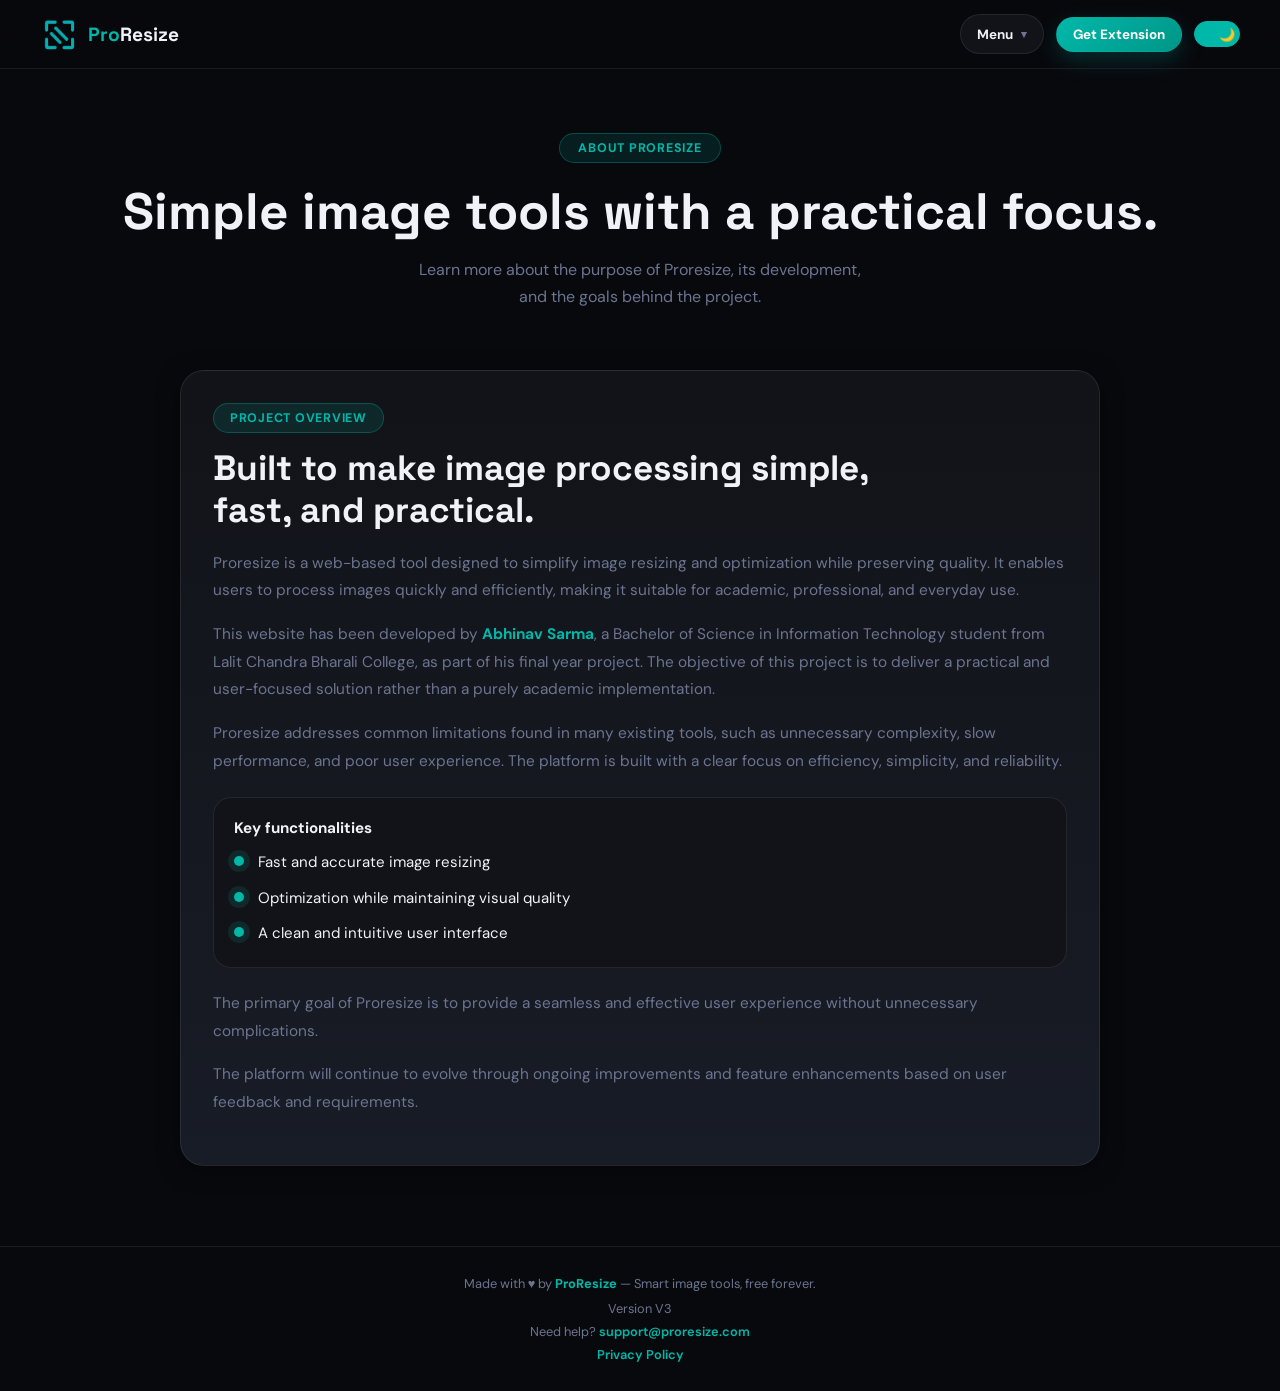
<file: about.html>
<!DOCTYPE html>
<html lang="en" data-theme="dark">
<head>
<meta charset="UTF-8">
<meta name="viewport" content="width=device-width, initial-scale=1.0">
<meta name="description" content="Learn about ProResize, the goals behind the project, its practical image tools, and the development work by Abhinav Sarma.">
<meta name="robots" content="index, follow">
<meta name="theme-color" content="#00B8A9">
<link rel="canonical" href="https://proresize.com/about.html">
<link rel="icon" type="image/png" href="favicon.png?v=3">
<link rel="shortcut icon" href="favicon.ico?v=3">
<title>About ProResize</title>
<meta property="og:type" content="article">
<meta property="og:title" content="About ProResize">
<meta property="og:description" content="Learn about the vision, development, and purpose behind ProResize and its practical image processing tools.">
<meta property="og:url" content="https://proresize.com/about.html">
<meta property="og:site_name" content="ProResize">
<meta property="og:image" content="https://proresize.com/favicon.png">
<meta name="twitter:card" content="summary">
<meta name="twitter:title" content="About ProResize">
<meta name="twitter:description" content="Learn about the vision, development, and purpose behind ProResize and its practical image processing tools.">
<meta name="twitter:image" content="https://proresize.com/favicon.png">
<link href="https://fonts.googleapis.com/css2?family=DM+Sans:wght@300;400;500;600;700&family=Space+Grotesk:wght@500;700&display=swap" rel="stylesheet">
<link rel="stylesheet" href="styles.css?v=101">
<script type="application/ld+json">
{
  "@context": "https://schema.org",
  "@type": "AboutPage",
  "name": "About ProResize",
  "url": "https://proresize.com/about.html",
  "description": "Information about ProResize, its purpose, and the final year project behind the website.",
  "isPartOf": {
    "@type": "WebSite",
    "name": "ProResize",
    "url": "https://proresize.com/"
  }
}
</script>
</head>
<body>

<nav>
  <a class="logo" href="index.html" aria-label="Go to ProResize home page">
    <img src="favicon.png" alt="ProResize Logo">
    <span><em>Pro</em>Resize</span>
  </a>
  <div class="nav-right">
    <details class="nav-menu">
      <summary class="nav-menu-trigger">Menu</summary>
      <div class="nav-menu-panel">
        <a class="nav-link-btn" href="index.html">Home</a>
        <a class="nav-link-btn active" href="about.html" aria-current="page">About</a>
        <a class="nav-link-btn" href="whats-new.html">What's New</a>
        <a class="nav-link-btn" href="privacy-policy.html">Privacy</a>
        <div class="nav-menu-meta">
          <span class="version-badge">V3</span>
        </div>
      </div>
    </details>
    <a class="nav-link-btn nav-link-cta extension-link" href="https://chromewebstore.google.com/detail/pnoiakadofbpjaibijfcpchejckphapa?utm_source=item-share-cb" target="_blank" rel="noopener noreferrer">Get Extension</a>
    <div class="theme-toggle" id="themeToggle" title="Toggle theme"></div>
  </div>
</nav>

<section class="hero about-hero">
  <div class="hero-badge">About Proresize</div>
  <h1>Simple image tools with a practical focus.</h1>
  <p>Learn more about the purpose of Proresize, its development, and the goals behind the project.</p>
</section>

<section class="about-section">
  <div class="about-card">
    <div class="about-badge">Project Overview</div>
    <h2>Built to make image processing simple, fast, and practical.</h2>
    <p>Proresize is a web-based tool designed to simplify image resizing and optimization while preserving quality. It enables users to process images quickly and efficiently, making it suitable for academic, professional, and everyday use.</p>
    <p>This website has been developed by <a href="https://www.linkedin.com/in/abhinaba-krishna-rishi-sarma-6545992a7?utm_source=share_via&utm_content=profile&utm_medium=member_android" target="_blank" rel="noopener noreferrer">Abhinav Sarma</a>, a Bachelor of Science in Information Technology student from Lalit Chandra Bharali College, as part of his final year project. The objective of this project is to deliver a practical and user-focused solution rather than a purely academic implementation.</p>
    <p>Proresize addresses common limitations found in many existing tools, such as unnecessary complexity, slow performance, and poor user experience. The platform is built with a clear focus on efficiency, simplicity, and reliability.</p>
    <div class="about-list-wrap">
      <h3>Key functionalities</h3>
      <ul class="about-list">
        <li>Fast and accurate image resizing</li>
        <li>Optimization while maintaining visual quality</li>
        <li>A clean and intuitive user interface</li>
      </ul>
    </div>
    <p>The primary goal of Proresize is to provide a seamless and effective user experience without unnecessary complications.</p>
    <p>The platform will continue to evolve through ongoing improvements and feature enhancements based on user feedback and requirements.</p>
  </div>
</section>

<footer>
  Made with ♥ by <strong>ProResize</strong> — Smart image tools, free forever.
  <br><span class="footer-version">Version V3</span>
  <br><span style="margin-top:6px;display:inline-block;">Need help? <a href="mailto:support@proresize.com">support@proresize.com</a></span>
  <br><span style="margin-top:6px;display:inline-block;"><a href="privacy-policy.html">Privacy Policy</a></span>
</footer>

<script>
(function() {
  'use strict';
  const savedTheme = localStorage.getItem('proresize-theme');
  if (savedTheme) document.documentElement.setAttribute('data-theme', savedTheme);

  const themeToggle = document.getElementById('themeToggle');
  if (!themeToggle) return;

  themeToggle.addEventListener('click', function() {
    const html = document.documentElement;
    const next = html.getAttribute('data-theme') === 'dark' ? 'light' : 'dark';
    html.setAttribute('data-theme', next);
    localStorage.setItem('proresize-theme', next);
  });
})();
</script>

</body>
</html>
</file>
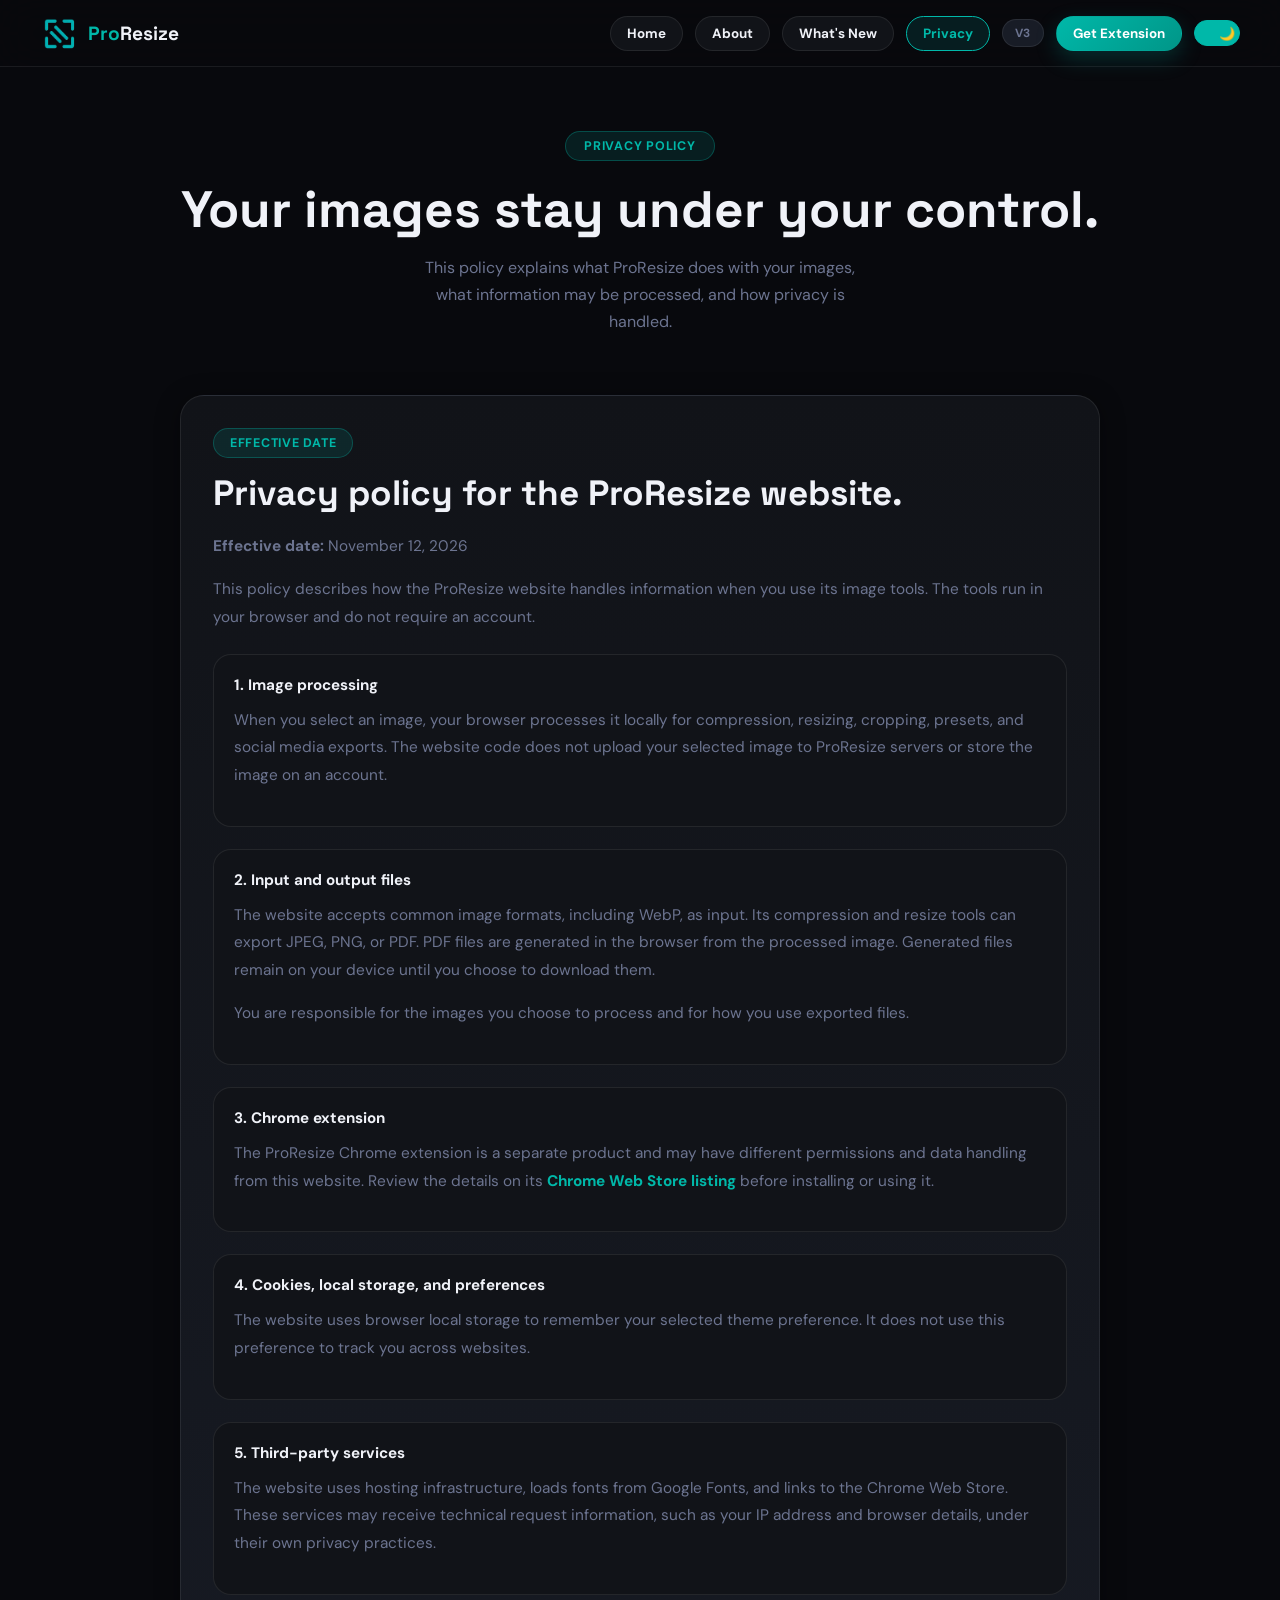
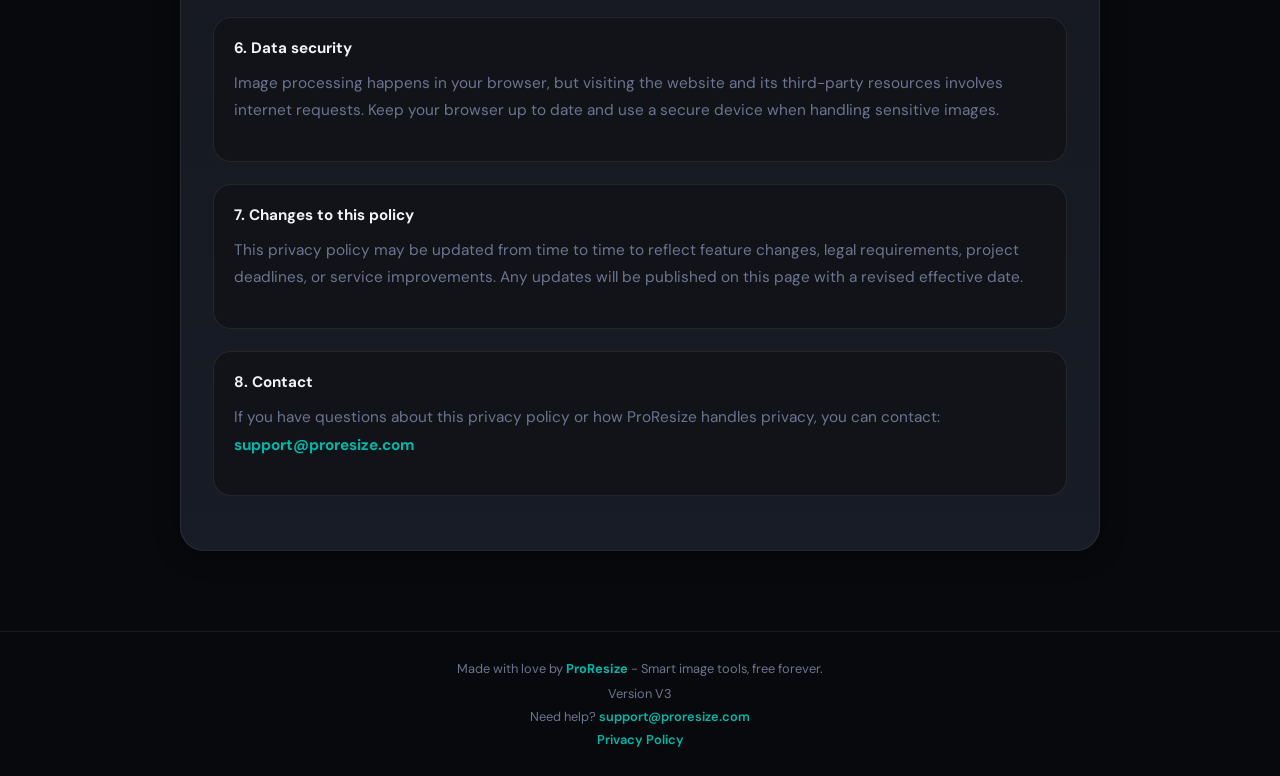
<file: privacy-policy.html>
<!DOCTYPE html>
<html lang="en" data-theme="dark">
<head>
<meta charset="UTF-8">
<meta name="viewport" content="width=device-width, initial-scale=1.0">
<meta name="description" content="Learn how ProResize processes images locally in your browser and handles website preferences and third-party services.">
<meta name="robots" content="index, follow">
<meta name="theme-color" content="#00B8A9">
<link rel="canonical" href="https://proresize.com/privacy-policy.html">
<link rel="icon" type="image/png" href="favicon.png?v=3">
<link rel="shortcut icon" href="favicon.ico?v=3">
<title>Privacy Policy - ProResize</title>
<meta property="og:type" content="article">
<meta property="og:title" content="Privacy Policy - ProResize">
<meta property="og:description" content="Learn how ProResize handles images, privacy, and user data.">
<meta property="og:url" content="https://proresize.com/privacy-policy.html">
<meta property="og:site_name" content="ProResize">
<meta property="og:image" content="https://proresize.com/favicon.png">
<meta name="twitter:card" content="summary">
<meta name="twitter:title" content="Privacy Policy - ProResize">
<meta name="twitter:description" content="Learn how ProResize handles images, privacy, and user data.">
<meta name="twitter:image" content="https://proresize.com/favicon.png">
<link href="https://fonts.googleapis.com/css2?family=DM+Sans:wght@300;400;500;600;700&family=Space+Grotesk:wght@500;700&display=swap" rel="stylesheet">
<link rel="stylesheet" href="styles.css?v=101">
<script type="application/ld+json">
{
  "@context": "https://schema.org",
  "@type": "PrivacyPolicy",
  "name": "Privacy Policy - ProResize",
  "url": "https://proresize.com/privacy-policy.html",
  "description": "Privacy policy for ProResize image tools.",
  "isPartOf": {
    "@type": "WebSite",
    "name": "ProResize",
    "url": "https://proresize.com/"
  }
}
</script>
</head>
<body>

<nav>
  <a class="logo" href="index.html" aria-label="Go to ProResize home page">
    <img src="favicon.png" alt="ProResize Logo">
    <span><em>Pro</em>Resize</span>
  </a>
  <div class="nav-right">
    <a class="nav-link-btn" href="index.html">Home</a>
    <a class="nav-link-btn" href="about.html">About</a>
    <a class="nav-link-btn" href="whats-new.html">What's New</a>
    <a class="nav-link-btn active" href="privacy-policy.html" aria-current="page">Privacy</a>
    <span class="version-badge">V3</span>
    <a class="nav-link-btn nav-link-cta extension-link" href="https://chromewebstore.google.com/detail/pnoiakadofbpjaibijfcpchejckphapa?utm_source=item-share-cb" target="_blank" rel="noopener noreferrer">Get Extension</a>
    <div class="theme-toggle" id="themeToggle" title="Toggle theme"></div>
  </div>
</nav>

<section class="hero about-hero">
  <div class="hero-badge">Privacy Policy</div>
  <h1>Your images stay under your control.</h1>
  <p>This policy explains what ProResize does with your images, what information may be processed, and how privacy is handled.</p>
</section>

<section class="about-section">
  <div class="about-card">
    <div class="about-badge">Effective Date</div>
    <h2>Privacy policy for the ProResize website.</h2>
    <p><strong>Effective date:</strong> November 12, 2026</p>
    <p>This policy describes how the ProResize website handles information when you use its image tools. The tools run in your browser and do not require an account.</p>

    <div class="about-list-wrap">
      <h3>1. Image processing</h3>
      <p>When you select an image, your browser processes it locally for compression, resizing, cropping, presets, and social media exports. The website code does not upload your selected image to ProResize servers or store the image on an account.</p>
    </div>

    <div class="about-list-wrap">
      <h3>2. Input and output files</h3>
      <p>The website accepts common image formats, including WebP, as input. Its compression and resize tools can export JPEG, PNG, or PDF. PDF files are generated in the browser from the processed image. Generated files remain on your device until you choose to download them.</p>
      <p>You are responsible for the images you choose to process and for how you use exported files.</p>
    </div>

    <div class="about-list-wrap">
      <h3>3. Chrome extension</h3>
      <p>The ProResize Chrome extension is a separate product and may have different permissions and data handling from this website. Review the details on its <a href="https://chromewebstore.google.com/detail/pnoiakadofbpjaibijfcpchejckphapa?utm_source=item-share-cb" target="_blank" rel="noopener noreferrer">Chrome Web Store listing</a> before installing or using it.</p>
    </div>

    <div class="about-list-wrap">
      <h3>4. Cookies, local storage, and preferences</h3>
      <p>The website uses browser local storage to remember your selected theme preference. It does not use this preference to track you across websites.</p>
    </div>

    <div class="about-list-wrap">
      <h3>5. Third-party services</h3>
      <p>The website uses hosting infrastructure, loads fonts from Google Fonts, and links to the Chrome Web Store. These services may receive technical request information, such as your IP address and browser details, under their own privacy practices.</p>
    </div>

    <div class="about-list-wrap">
      <h3>6. Data security</h3>
      <p>Image processing happens in your browser, but visiting the website and its third-party resources involves internet requests. Keep your browser up to date and use a secure device when handling sensitive images.</p>
    </div>

    <div class="about-list-wrap">
      <h3>7. Changes to this policy</h3>
      <p>This privacy policy may be updated from time to time to reflect feature changes, legal requirements, project deadlines, or service improvements. Any updates will be published on this page with a revised effective date.</p>
    </div>

    <div class="about-list-wrap">
      <h3>8. Contact</h3>
      <p>If you have questions about this privacy policy or how ProResize handles privacy, you can contact: <a href="mailto:support@proresize.com">support@proresize.com</a></p>
    </div>
  </div>
</section>

<footer>
  Made with love by <strong>ProResize</strong> - Smart image tools, free forever.
  <br><span class="footer-version">Version V3</span>
  <br><span style="margin-top:6px;display:inline-block;">Need help? <a href="mailto:support@proresize.com">support@proresize.com</a></span>
  <br><span style="margin-top:6px;display:inline-block;"><a href="privacy-policy.html">Privacy Policy</a></span>
</footer>

<script>
(function() {
  'use strict';
  const savedTheme = localStorage.getItem('proresize-theme');
  if (savedTheme) document.documentElement.setAttribute('data-theme', savedTheme);

  const themeToggle = document.getElementById('themeToggle');
  if (!themeToggle) return;

  themeToggle.addEventListener('click', function() {
    const html = document.documentElement;
    const next = html.getAttribute('data-theme') === 'dark' ? 'light' : 'dark';
    html.setAttribute('data-theme', next);
    localStorage.setItem('proresize-theme', next);
  });
})();
</script>

</body>
</html>
</file>
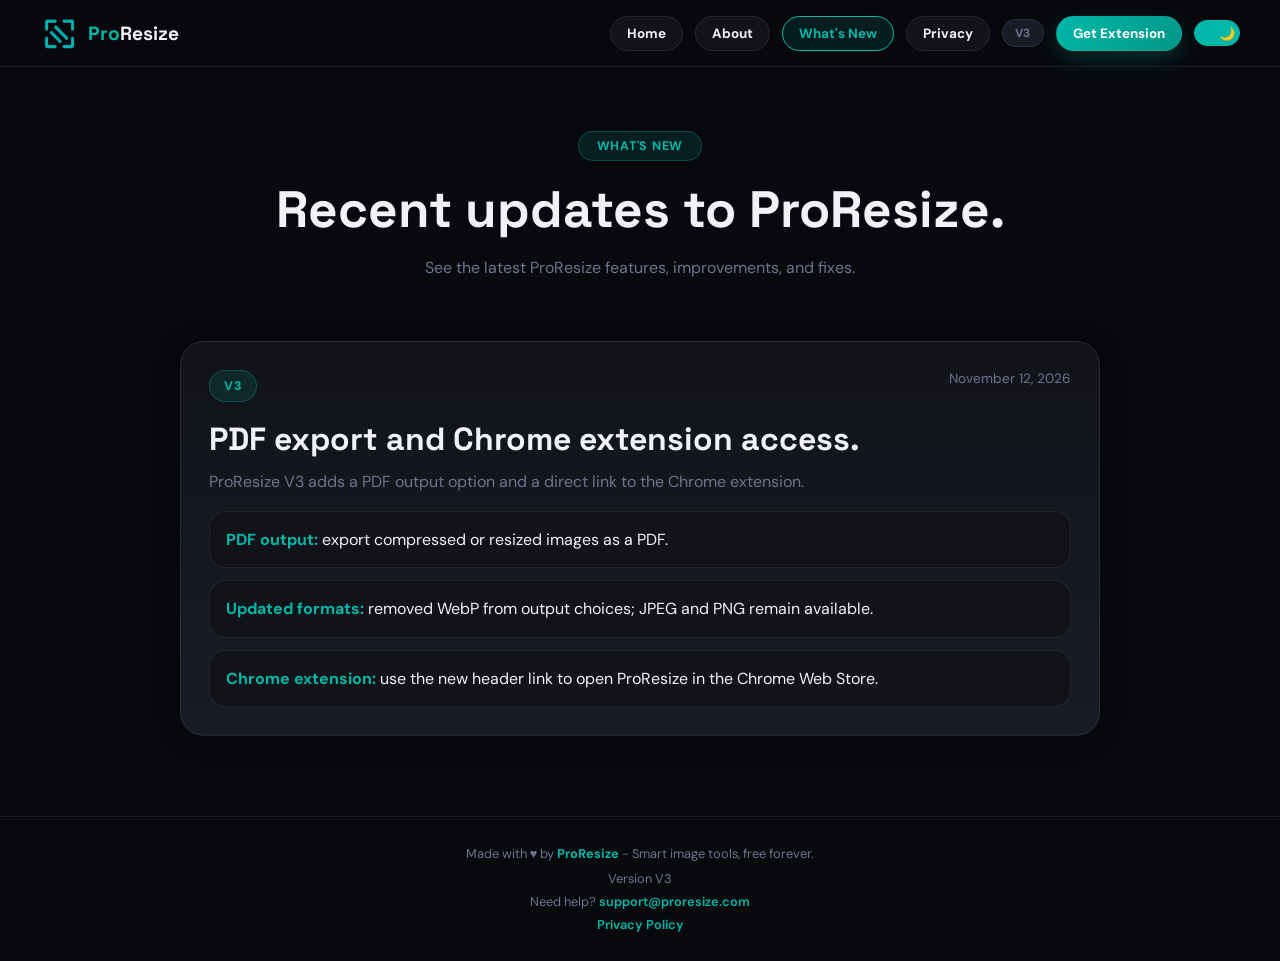
<file: whats-new.html>
<!DOCTYPE html>
<html lang="en" data-theme="dark">
<head>
<meta charset="UTF-8">
<meta name="viewport" content="width=device-width, initial-scale=1.0">
<meta name="description" content="Read the latest ProResize changelog, feature improvements, mobile updates, bug fixes, and release notes.">
<meta name="robots" content="index, follow">
<meta name="theme-color" content="#00B8A9">
<link rel="canonical" href="https://proresize.com/whats-new.html">
<link rel="icon" type="image/png" href="favicon.png?v=3">
<link rel="shortcut icon" href="favicon.ico?v=3">
<title>What's New - ProResize</title>
<meta property="og:type" content="article">
<meta property="og:title" content="What's New - ProResize">
<meta property="og:description" content="See the latest ProResize release notes, improvements, and fixes in the What's New changelog page.">
<meta property="og:url" content="https://proresize.com/whats-new.html">
<meta property="og:site_name" content="ProResize">
<meta property="og:image" content="https://proresize.com/favicon.png">
<meta name="twitter:card" content="summary">
<meta name="twitter:title" content="What's New - ProResize">
<meta name="twitter:description" content="See the latest ProResize release notes, improvements, and fixes in the What's New changelog page.">
<meta name="twitter:image" content="https://proresize.com/favicon.png">
<link href="https://fonts.googleapis.com/css2?family=DM+Sans:wght@300;400;500;600;700&family=Space+Grotesk:wght@500;700&display=swap" rel="stylesheet">
<link rel="stylesheet" href="styles.css?v=101">
<script type="application/ld+json">
{
  "@context": "https://schema.org",
  "@type": "CollectionPage",
  "name": "What's New - ProResize",
  "url": "https://proresize.com/whats-new.html",
  "description": "Release notes and changelog updates for ProResize.",
  "isPartOf": {
    "@type": "WebSite",
    "name": "ProResize",
    "url": "https://proresize.com/"
  }
}
</script>
</head>
<body>

<nav>
  <a class="logo" href="index.html" aria-label="Go to ProResize home page">
    <img src="favicon.png" alt="ProResize Logo">
    <span><em>Pro</em>Resize</span>
  </a>
  <div class="nav-right">
    <a class="nav-link-btn" href="index.html">Home</a>
    <a class="nav-link-btn" href="about.html">About</a>
    <a class="nav-link-btn active" href="whats-new.html" aria-current="page">What's New</a>
    <a class="nav-link-btn" href="privacy-policy.html">Privacy</a>
    <span class="version-badge">V3</span>
    <a class="nav-link-btn nav-link-cta extension-link" href="https://chromewebstore.google.com/detail/pnoiakadofbpjaibijfcpchejckphapa?utm_source=item-share-cb" target="_blank" rel="noopener noreferrer">Get Extension</a>
    <div class="theme-toggle" id="themeToggle" title="Toggle theme"></div>
  </div>
</nav>

<section class="hero about-hero">
  <div class="hero-badge">What's New</div>
  <h1>Recent updates to ProResize.</h1>
  <p>See the latest ProResize features, improvements, and fixes.</p>
</section>

<section class="about-section">
  <div class="changelog-wrap">
    <article class="changelog-card">
      <div class="changelog-header">
        <div><span class="changelog-version">V3</span></div>
        <div class="changelog-date">November 12, 2026</div>
      </div>
      <h2>PDF export and Chrome extension access.</h2>
      <p>ProResize V3 adds a PDF output option and a direct link to the Chrome extension.</p>
      <ul class="change-list">
        <li><strong>PDF output:</strong> export compressed or resized images as a PDF.</li>
        <li><strong>Updated formats:</strong> removed WebP from output choices; JPEG and PNG remain available.</li>
        <li><strong>Chrome extension:</strong> use the new header link to open ProResize in the Chrome Web Store.</li>
      </ul>
    </article>

  </div>
</section>

<footer>
  Made with ♥ by <strong>ProResize</strong> - Smart image tools, free forever.
  <br><span class="footer-version">Version V3</span>
  <br><span style="margin-top:6px;display:inline-block;">Need help? <a href="mailto:support@proresize.com">support@proresize.com</a></span>
  <br><span style="margin-top:6px;display:inline-block;"><a href="privacy-policy.html">Privacy Policy</a></span>
</footer>

<script>
(function() {
  'use strict';
  const savedTheme = localStorage.getItem('proresize-theme');
  if (savedTheme) document.documentElement.setAttribute('data-theme', savedTheme);

  const themeToggle = document.getElementById('themeToggle');
  if (!themeToggle) return;

  themeToggle.addEventListener('click', function() {
    const html = document.documentElement;
    const next = html.getAttribute('data-theme') === 'dark' ? 'light' : 'dark';
    html.setAttribute('data-theme', next);
    localStorage.setItem('proresize-theme', next);
  });
})();
</script>

</body>
</html>
</file>
<file: styles.css>
:root {
    --teal: #00B8A9; --teal-dark: #009688; --teal-light: #E0F7F5;
    --navy: #0F2167; --bg: #F4F7FB; --surface: #FFFFFF;
    --surface2: #EEF2F8; --border: #DDE3EF; --text: #1A1F36;
    --muted: #7A82A0; --shadow: 0 4px 24px rgba(15,33,103,0.08); --radius: 16px;
  }
  [data-theme="dark"] {
    --bg: #08090D; --surface: #111318; --surface2: #181C26;
    --border: rgba(255,255,255,0.08); --text: #F0F2F8; --muted: #6C7490;
    --shadow: 0 4px 24px rgba(0,0,0,0.4); --teal-light: rgba(0,184,169,0.12);
  }
  *, *::before, *::after { box-sizing: border-box; margin: 0; padding: 0; }
  body { background: var(--bg); color: var(--text); font-family: 'DM Sans', sans-serif; min-height: 100vh; overflow-x: hidden; transition: background 0.3s, color 0.3s; }
  body.crop-lock { overflow: hidden; overscroll-behavior: none; }
  [data-theme="light"] body::before { content: ''; position: fixed; top: -100px; left: 50%; transform: translateX(-50%); width: 900px; height: 400px; background: radial-gradient(ellipse, rgba(0,184,169,0.12) 0%, transparent 70%); pointer-events: none; z-index: 0; }

  /* NAV */
  nav { position: sticky; top: 0; z-index: 100; display: flex; align-items: center; justify-content: space-between; padding: 14px 40px; background: rgba(244,247,251,0.9); backdrop-filter: blur(20px); border-bottom: 1px solid var(--border); transition: background 0.3s, border-color 0.3s; }
  [data-theme="dark"] nav { background: rgba(8,9,13,0.88); }
  .logo { display: flex; align-items: center; gap: 10px; font-family: 'Space Grotesk', sans-serif; font-size: 1.2rem; font-weight: 700; color: var(--text); text-decoration: none; }
  .logo img { height: 38px; width: 38px; object-fit: contain; border-radius: 8px; }
  .logo em { color: var(--teal); font-style: normal; }
  .nav-right { display: flex; align-items: center; gap: 12px; }
  .nav-menu { position: relative; }
  .nav-menu[open] .nav-menu-trigger { border-color: var(--teal); color: var(--teal); background: var(--teal-light); }
  .nav-menu-trigger { list-style: none; display: inline-flex; align-items: center; justify-content: center; gap: 8px; min-height: 40px; padding: 8px 16px; border-radius: 100px; border: 1px solid var(--border); background: var(--surface); color: var(--text); font-family: 'DM Sans', sans-serif; font-size: 0.84rem; font-weight: 700; cursor: pointer; transition: all 0.2s; }
  .nav-menu-trigger::-webkit-details-marker { display: none; }
  .nav-menu-trigger::after { content: '▾'; font-size: 0.7rem; color: var(--muted); transition: transform 0.2s ease; }
  .nav-menu[open] .nav-menu-trigger::after { transform: rotate(180deg); color: var(--teal); }
  .nav-menu-panel { position: absolute; top: calc(100% + 10px); right: 0; min-width: 220px; display: grid; gap: 8px; padding: 14px; border-radius: 18px; border: 1.5px solid var(--border); background-color: var(--surface); background-image: linear-gradient(180deg, var(--surface), var(--surface2)); box-shadow: 0 18px 44px rgba(0,0,0,0.18); opacity: 1; isolation: isolate; z-index: 140; }
  .nav-menu-panel .nav-link-btn { width: 100%; justify-content: flex-start; }
  .nav-menu-meta { display: flex; flex-wrap: wrap; gap: 8px; padding-top: 4px; }
  .nav-link-btn { display: inline-flex; align-items: center; justify-content: center; padding: 8px 16px; border-radius: 100px; border: 1px solid var(--border); background: var(--surface); color: var(--text); text-decoration: none; font-size: 0.84rem; font-weight: 700; transition: all 0.2s; }
  .nav-link-btn:hover, .nav-link-btn.active { border-color: var(--teal); color: var(--teal); background: var(--teal-light); }
  .nav-link-cta { background: linear-gradient(135deg, var(--teal), var(--teal-dark)); border-color: transparent; color: #fff; box-shadow: 0 8px 22px rgba(0,184,169,0.22); }
  .nav-link-cta:hover, .nav-link-cta.active { background: linear-gradient(135deg, var(--teal), var(--teal-dark)); border-color: transparent; color: #fff; transform: translateY(-1px); box-shadow: 0 12px 28px rgba(0,184,169,0.28); }
  .nav-badge { background: var(--teal-light); color: var(--teal); border: 1px solid rgba(0,184,169,0.3); padding: 5px 14px; border-radius: 100px; font-size: 0.78rem; font-weight: 700; letter-spacing: 0.04em; }
  .version-badge { background: var(--surface2); color: var(--muted); border: 1px solid var(--border); padding: 5px 12px; border-radius: 100px; font-size: 0.74rem; font-weight: 700; letter-spacing: 0.05em; text-transform: uppercase; }

  /* THEME TOGGLE */
  .theme-toggle { width: 46px; height: 26px; background: var(--surface2); border: 1.5px solid var(--border); border-radius: 100px; cursor: pointer; position: relative; transition: all 0.3s; flex-shrink: 0; }
  [data-theme="dark"] .theme-toggle { background: var(--teal); border-color: var(--teal); }
  .theme-toggle::before { content: '☀️'; position: absolute; top: 50%; left: 4px; transform: translateY(-50%); font-size: 13px; transition: all 0.3s; line-height: 1; }
  [data-theme="dark"] .theme-toggle::before { content: '🌙'; left: 24px; }

  /* HERO */
  .hero { text-align: center; padding: 64px 20px 44px; position: relative; z-index: 1; }
  .hero-badge { display: inline-block; background: var(--teal-light); color: var(--teal); border: 1px solid rgba(0,184,169,0.3); padding: 6px 18px; border-radius: 100px; font-size: 0.78rem; font-weight: 700; letter-spacing: 0.06em; text-transform: uppercase; margin-bottom: 20px; }
  .hero h1 { font-family: 'Space Grotesk', sans-serif; font-size: clamp(2rem, 5vw, 3.2rem); font-weight: 700; line-height: 1.15; color: var(--text); margin-bottom: 14px; }
  .hero h1 span { color: var(--teal); }
  .hero p { color: var(--muted); font-size: 1rem; max-width: 460px; margin: 0 auto 32px; line-height: 1.7; }
  .hero-cta-row { display: flex; flex-direction: column; align-items: center; gap: 12px; margin: 0 auto 28px; }
  .hero-extension-btn { display: inline-flex; align-items: center; justify-content: center; min-width: min(100%, 320px); padding: 14px 26px; border-radius: 999px; background: linear-gradient(135deg, var(--teal), var(--teal-dark)); color: #fff; text-decoration: none; font-family: 'Space Grotesk', sans-serif; font-size: 1rem; font-weight: 700; letter-spacing: 0.01em; box-shadow: 0 14px 34px rgba(0,184,169,0.22); transition: transform 0.25s, box-shadow 0.25s, filter 0.25s; }
  .hero-extension-btn:hover { transform: translateY(-2px); box-shadow: 0 18px 38px rgba(0,184,169,0.3); filter: saturate(1.05); }
  .hero-cta-note { color: var(--muted); font-size: 0.85rem; font-weight: 600; }

  /* TABS */
  .tabs { display: flex; background: var(--surface); border: 1.5px solid var(--border); border-radius: 100px; padding: 5px; width: fit-content; margin: 0 auto 44px; gap: 4px; box-shadow: var(--shadow); }
  .tab-btn { padding: 10px 26px; border: none; border-radius: 100px; font-family: 'DM Sans', sans-serif; font-size: 0.88rem; font-weight: 600; cursor: pointer; transition: all 0.25s; background: transparent; color: var(--muted); }
  .tab-btn.active { background: var(--teal); color: #fff; box-shadow: 0 4px 16px rgba(0,184,169,0.35); }

  /* CARD */
  .card { background: var(--surface); border: 1.5px solid var(--border); border-radius: 24px; padding: 32px; max-width: 860px; margin: 0 auto 56px; position: relative; z-index: 1; box-shadow: var(--shadow); transition: background 0.3s, border-color 0.3s; }
  .account-panel { display: flex; align-items: center; justify-content: space-between; gap: 20px; padding: 20px 22px; margin-bottom: 24px; border-radius: 20px; background: linear-gradient(135deg, rgba(0,184,169,0.1), rgba(15,33,103,0.08)); border: 1.5px solid rgba(0,184,169,0.22); }
  .account-panel h3 { font-family: 'Space Grotesk', sans-serif; font-size: 1.2rem; color: var(--text); margin-bottom: 8px; }
  .account-panel p { font-size: 0.92rem; color: var(--muted); line-height: 1.7; max-width: 560px; }
  .account-panel-badge { display: inline-block; margin-bottom: 10px; padding: 6px 12px; border-radius: 999px; background: rgba(255,255,255,0.7); color: var(--teal); font-size: 0.72rem; font-weight: 700; letter-spacing: 0.06em; text-transform: uppercase; }
  [data-theme="dark"] .account-panel-badge { background: rgba(255,255,255,0.08); }
  .account-panel-actions { display: flex; gap: 10px; flex-wrap: wrap; }
  .account-btn { display: inline-flex; align-items: center; justify-content: center; min-height: 46px; padding: 11px 18px; border-radius: 999px; border: 1.5px solid var(--border); background: var(--surface); color: var(--text); text-decoration: none; font-size: 0.86rem; font-weight: 700; transition: all 0.2s; }
  .account-btn:hover { border-color: var(--teal); color: var(--teal); }
  .account-btn-primary { background: linear-gradient(135deg, var(--teal), var(--teal-dark)); border-color: transparent; color: #fff; box-shadow: 0 8px 22px rgba(0,184,169,0.22); }
  .account-btn-primary:hover { color: #fff; transform: translateY(-1px); }

  /* DROP ZONE */
  .drop-zone { border: 2px dashed rgba(0,184,169,0.35); border-radius: var(--radius); padding: 52px 24px; text-align: center; cursor: pointer; transition: all 0.25s; background: rgba(0,184,169,0.03); position: relative; }
  .drop-zone:hover, .drop-zone.drag-over { border-color: var(--teal); background: rgba(0,184,169,0.07); }
  .drop-zone.hidden { display: none; }
  .drop-zone input { position: absolute; inset: 0; opacity: 0; cursor: pointer; width: 100%; height: 100%; }
  .drop-icon { width: 60px; height: 60px; background: var(--teal-light); border-radius: 16px; display: flex; align-items: center; justify-content: center; margin: 0 auto 16px; font-size: 1.7rem; }
  .drop-zone h3 { font-size: 1.05rem; font-weight: 600; margin-bottom: 6px; color: var(--text); }
  .drop-zone p { color: var(--muted); font-size: 0.85rem; }
  .btn-browse { display: inline-block; margin-top: 16px; padding: 10px 26px; background: var(--teal); color: #fff; border: none; border-radius: 100px; font-family: 'DM Sans', sans-serif; font-size: 0.88rem; font-weight: 700; cursor: pointer; transition: all 0.2s; box-shadow: 0 4px 14px rgba(0,184,169,0.3); }
  .btn-browse:hover { background: var(--teal-dark); transform: translateY(-1px); }

  /* PANEL */
  .panel { display: none; margin-top: 28px; }
  .panel.show { display: block; }

  /* PREVIEW */
  .preview-row { display: grid; grid-template-columns: 1fr 1fr; gap: 14px; margin-bottom: 28px; }
  .preview-box { background: var(--surface2); border-radius: var(--radius); border: 1.5px solid var(--border); overflow: hidden; position: relative; transition: background 0.3s, border-color 0.3s; }
  .preview-box img { width: 100%; height: 220px; object-fit: contain; padding: 16px 12px 12px; display: block; cursor: zoom-in; }
  .preview-label { position: absolute; top: 10px; left: 10px; background: rgba(255,255,255,0.85); color: var(--navy); font-size: 0.7rem; font-weight: 700; letter-spacing: 0.07em; text-transform: uppercase; padding: 3px 9px; border-radius: 100px; }
  [data-theme="dark"] .preview-label { background: rgba(0,0,0,0.6); color: var(--muted); }
  .preview-zoom-btn { position: absolute; top: 10px; right: 10px; padding: 6px 10px; border: 1px solid var(--border); border-radius: 100px; background: rgba(255,255,255,0.88); color: var(--navy); font-family: 'DM Sans', sans-serif; font-size: 0.72rem; font-weight: 700; cursor: pointer; }
  [data-theme="dark"] .preview-zoom-btn { background: rgba(0,0,0,0.6); color: var(--text); }
  .preview-zoom-btn:hover { border-color: var(--teal); color: var(--teal); }
  .preview-meta { padding: 10px 14px; font-size: 0.78rem; color: var(--muted); border-top: 1px solid var(--border); display: flex; justify-content: space-between; }
  .preview-meta span { color: var(--text); font-weight: 600; }

  /* PREVIEW MODAL */
  .preview-modal { position: fixed; inset: 0; display: none; align-items: center; justify-content: center; padding: 18px; background: rgba(0,0,0,0.7); backdrop-filter: blur(10px); z-index: 1150; }
  .preview-modal.show { display: flex; }
  .preview-modal-card { width: min(100%, 960px); max-height: 92vh; background: var(--surface); border: 1.5px solid var(--border); border-radius: 24px; padding: 18px; box-shadow: 0 24px 80px rgba(0,0,0,0.35); }
  .preview-modal-head { display: flex; align-items: center; justify-content: space-between; gap: 12px; margin-bottom: 12px; }
  .preview-modal-head h3 { font-family: 'Space Grotesk', sans-serif; font-size: 1.1rem; color: var(--text); }
  .preview-modal-close { padding: 8px 14px; border: 1px solid var(--border); border-radius: 100px; background: var(--surface2); color: var(--muted); font-family: 'DM Sans', sans-serif; font-size: 0.82rem; font-weight: 700; cursor: pointer; }
  .preview-modal-close:hover { border-color: var(--teal); color: var(--teal); }
  .preview-modal img { width: 100%; max-height: calc(92vh - 88px); object-fit: contain; display: block; border-radius: 16px; background: rgba(0,0,0,0.06); }

  /* CONTROLS */
  .controls-grid { display: grid; grid-template-columns: 1fr 1fr; gap: 16px; margin-bottom: 20px; }
  .ctrl-group label { display: block; font-size: 0.75rem; font-weight: 700; color: var(--muted); text-transform: uppercase; letter-spacing: 0.07em; margin-bottom: 8px; }
  .ctrl-group input[type="range"] { -webkit-appearance: none; width: 100%; height: 5px; background: var(--surface2); border-radius: 5px; outline: none; cursor: pointer; }
  .ctrl-group input[type="range"]::-webkit-slider-thumb { -webkit-appearance: none; width: 20px; height: 20px; border-radius: 50%; background: var(--teal); box-shadow: 0 0 0 4px rgba(0,184,169,0.2); cursor: pointer; }
  .ctrl-group input[type="number"] { width: 100%; padding: 11px 14px; background: var(--surface2); border: 1.5px solid var(--border); border-radius: 10px; color: var(--text); font-family: 'DM Sans', sans-serif; font-size: 0.9rem; outline: none; transition: border-color 0.2s; }
  .ctrl-group input[type="number"]:focus { border-color: var(--teal); }
  .range-row { display: flex; justify-content: space-between; align-items: center; margin-bottom: 8px; }
  .range-val { font-family: 'Space Grotesk', sans-serif; font-size: 1rem; font-weight: 700; color: var(--teal); background: var(--teal-light); padding: 2px 12px; border-radius: 100px; }
  .quality-panel { width: 100%; }
  .quality-panel .range-row { margin-bottom: 12px; }
  .quality-panel input[type="range"] { display: block; width: 100%; }
  .lock-row { grid-column: 1 / -1; display: flex; align-items: center; gap: 10px; color: var(--muted); font-size: 0.85rem; }
  .toggle { position: relative; width: 42px; height: 24px; background: var(--surface2); border-radius: 100px; cursor: pointer; border: 1.5px solid var(--border); transition: all 0.2s; flex-shrink: 0; }
  .toggle.on { background: var(--teal); border-color: var(--teal); }
  .toggle::after { content: ''; position: absolute; top: 3px; left: 3px; width: 14px; height: 14px; background: #fff; border-radius: 50%; transition: transform 0.2s; }
  .toggle.on::after { transform: translateX(18px); }

  /* FORMAT */
  .fmt-label { font-size: 0.75rem; font-weight: 700; color: var(--muted); text-transform: uppercase; letter-spacing: 0.07em; margin-bottom: 10px; display: block; }
  .format-row { display: flex; gap: 8px; margin-bottom: 20px; }
  .fmt-btn { flex: 1; padding: 10px; background: var(--surface2); border: 1.5px solid var(--border); border-radius: 10px; color: var(--muted); font-family: 'DM Sans', sans-serif; font-size: 0.82rem; font-weight: 700; cursor: pointer; transition: all 0.2s; text-transform: uppercase; letter-spacing: 0.05em; }
  .fmt-btn.active { background: var(--teal-light); border-color: var(--teal); color: var(--teal); }

  /* ACTION BTN */
  .action-btn { width: 100%; padding: 15px; background: linear-gradient(135deg, var(--teal), var(--teal-dark)); border: none; border-radius: var(--radius); color: #fff; font-family: 'Space Grotesk', sans-serif; font-size: 1rem; font-weight: 700; cursor: pointer; transition: all 0.25s; box-shadow: 0 6px 24px rgba(0,184,169,0.3); letter-spacing: 0.02em; }
  .action-btn:hover { transform: translateY(-2px); box-shadow: 0 10px 30px rgba(0,184,169,0.4); }
  .action-btn:disabled { opacity: 0.5; cursor: not-allowed; transform: none; }
  .preset-action-btn { display: flex; flex-direction: column; align-items: center; justify-content: center; gap: 4px; min-height: 68px; line-height: 1.2; }
  .preset-action-meta { display: block; font-size: 0.72rem; font-weight: 600; opacity: 0.9; }
  .preset-action-label { display: block; font-size: 0.82rem; font-weight: 700; }
  .preset-toolbar { margin-bottom: 14px; }
  .preset-search { display: block; }
  .preset-search span { display: block; margin-bottom: 8px; font-size: 0.75rem; font-weight: 700; color: var(--muted); text-transform: uppercase; letter-spacing: 0.07em; }
  .preset-search input {
    width: 100%;
    padding: 12px 14px;
    background: var(--surface2);
    border: 1.5px solid var(--border);
    border-radius: 12px;
    color: var(--text);
    font-family: 'DM Sans', sans-serif;
    font-size: 0.9rem;
    outline: none;
    transition: border-color 0.2s, box-shadow 0.2s;
  }
  .preset-search input:focus {
    border-color: var(--teal);
    box-shadow: 0 0 0 4px rgba(0,184,169,0.12);
  }
  .preset-search input::placeholder { color: var(--muted); }

  /* PROGRESS */
  .progress-wrap { margin: 16px 0; display: none; }
  .progress-wrap.show { display: block; }
  .progress-bar-bg { height: 6px; border-radius: 6px; background: var(--surface2); overflow: hidden; }
  .progress-bar-fill { height: 100%; width: 0%; background: linear-gradient(90deg, var(--teal), #00DDD0); border-radius: 6px; transition: width 0.3s ease; }
  .progress-label { font-size: 0.78rem; color: var(--muted); margin-top: 8px; text-align: center; }

  /* RESULT */
  .result-box { display: none; background: var(--teal-light); border: 1.5px solid rgba(0,184,169,0.3); border-radius: var(--radius); padding: 22px; margin-top: 16px; text-align: center; }
  .result-box.show { display: block; }
  .result-box h4 { font-family: 'Space Grotesk', sans-serif; font-size: 1rem; color: var(--teal); margin-bottom: 6px; }
  .result-box p { font-size: 0.85rem; color: var(--muted); margin-bottom: 14px; }
  .dl-btn { display: inline-flex; align-items: center; gap: 8px; padding: 12px 28px; background: var(--teal); color: #fff; border: none; border-radius: 100px; font-family: 'DM Sans', sans-serif; font-size: 0.9rem; font-weight: 700; cursor: pointer; text-decoration: none; transition: all 0.2s; box-shadow: 0 4px 14px rgba(0,184,169,0.3); }
  .dl-btn:hover { background: var(--teal-dark); transform: translateY(-1px); }

  /* NOTICE MODAL */
  .notice-modal { position: fixed; inset: 0; display: none; align-items: center; justify-content: center; padding: 18px; background: rgba(0,0,0,0.6); backdrop-filter: blur(8px); z-index: 1200; }
  .notice-modal.show { display: flex; }
  .notice-card { width: min(100%, 420px); background: var(--surface); border: 1.5px solid var(--border); border-radius: 22px; padding: 24px; box-shadow: 0 24px 80px rgba(0,0,0,0.35); text-align: left; }
  .notice-badge { display: inline-block; margin-bottom: 12px; padding: 6px 12px; border-radius: 100px; background: rgba(255,107,107,0.12); border: 1px solid rgba(255,107,107,0.3); color: #ff6b6b; font-size: 0.72rem; font-weight: 700; letter-spacing: 0.06em; text-transform: uppercase; }
  .notice-card h3 { font-family: 'Space Grotesk', sans-serif; font-size: 1.2rem; color: var(--text); margin-bottom: 10px; }
  .notice-card p { color: var(--muted); font-size: 0.95rem; line-height: 1.7; margin-bottom: 18px; }
  .notice-btn { width: 100%; min-height: 46px; border: none; border-radius: 14px; background: linear-gradient(135deg, var(--teal), var(--teal-dark)); color: #fff; font-family: 'DM Sans', sans-serif; font-size: 0.92rem; font-weight: 700; cursor: pointer; box-shadow: 0 8px 24px rgba(0,184,169,0.28); }
  .notice-btn:hover { transform: translateY(-1px); }
  .confirm-modal { position: fixed; inset: 0; display: none; align-items: center; justify-content: center; padding: 18px; background: rgba(0,0,0,0.66); backdrop-filter: blur(10px); z-index: 1260; }
  .confirm-modal.show { display: flex; }
  .confirm-card { width: min(100%, 440px); background: linear-gradient(180deg, var(--surface), var(--surface2)); border: 1.5px solid var(--border); border-radius: 24px; padding: 24px; box-shadow: 0 24px 80px rgba(0,0,0,0.38); }
  .confirm-badge { display: inline-block; margin-bottom: 12px; padding: 6px 14px; border-radius: 999px; background: rgba(255,107,107,0.12); border: 1px solid rgba(255,107,107,0.26); color: #ff7f7f; font-size: 0.74rem; font-weight: 700; letter-spacing: 0.05em; text-transform: uppercase; }
  .confirm-card h3 { font-family: 'Space Grotesk', sans-serif; font-size: 1.35rem; color: var(--text); margin-bottom: 10px; line-height: 1.2; }
  .confirm-card p { color: var(--muted); font-size: 0.95rem; line-height: 1.7; margin-bottom: 18px; }
  .confirm-actions { display: flex; gap: 10px; justify-content: flex-end; flex-wrap: wrap; }
  .confirm-btn { min-width: 130px; min-height: 46px; border-radius: 14px; font-family: 'DM Sans', sans-serif; font-size: 0.92rem; font-weight: 700; cursor: pointer; transition: all 0.2s; }
  .confirm-btn-secondary { border: 1.5px solid var(--border); background: var(--surface); color: var(--text); }
  .confirm-btn-secondary:hover { border-color: var(--teal); color: var(--teal); }
  .confirm-btn-danger { border: none; background: linear-gradient(135deg, #ff6b6b, #d64545); color: #fff; box-shadow: 0 8px 24px rgba(214,69,69,0.3); }
  .confirm-btn-danger:hover { transform: translateY(-1px); }

  /* CROP BAR */
  .crop-bar { display: flex; align-items: center; justify-content: space-between; margin-bottom: 14px; background: var(--surface2); border: 1.5px solid var(--border); border-radius: 12px; padding: 10px 16px; }
  .crop-bar-btns { display: flex; gap: 8px; }
  .crop-open-btn { padding: 8px 20px; background: linear-gradient(135deg,var(--teal),var(--teal-dark)); border: none; border-radius: 100px; color: #fff; font-family: 'DM Sans', sans-serif; font-size: 0.82rem; font-weight: 700; cursor: pointer; box-shadow: 0 3px 12px rgba(0,184,169,0.3); transition: all 0.2s; }
  .change-file-btn { background: var(--surface); border: 1.5px solid var(--border); color: var(--text); box-shadow: none; }
  .crop-undo-btn { padding: 8px 16px; background: var(--surface); border: 1.5px solid rgba(255,100,100,0.4); border-radius: 100px; color: #ff6b6b; font-family: 'DM Sans', sans-serif; font-size: 0.82rem; font-weight: 700; cursor: pointer; transition: all 0.2s; display: none; }

  /* CROP MODAL */
  #cropModal { display: none; position: fixed; inset: 0; z-index: 1000; background: rgba(0,0,0,0.8); backdrop-filter: blur(8px); align-items: center; justify-content: center; }
  #cropInner { background: var(--surface); border: 1.5px solid var(--border); border-radius: 24px; padding: 24px; max-width: 720px; width: 95%; max-height: 92vh; overflow-y: auto; box-shadow: 0 24px 80px rgba(0,0,0,0.5); }
  .crop-help-text { margin: -4px 0 14px; color: var(--muted); font-size: 0.82rem; line-height: 1.6; }
  #cropContainer { position: relative; width: 100%; overflow: auto; border-radius: 12px; background: #0a0a0a; border: 1.5px solid var(--border); user-select: none; text-align: center; }
  #cropCanvas { display: block; width: auto; max-width: 100%; height: auto; margin: 0 auto; touch-action: none; cursor: crosshair; }
  #cropOverlay { position: absolute; inset: 0; pointer-events: none; }
  #cropBox { position: absolute; display: none; border: 2px solid rgba(255,255,255,0.88); box-shadow: 0 0 0 1px rgba(255,255,255,0.08), 0 10px 24px rgba(0,0,0,0.22); pointer-events: none; will-change: transform, width, height; }
  #cropGrid { position: absolute; inset: 0; background-image: linear-gradient(rgba(255,255,255,0.34) 1px,transparent 1px),linear-gradient(90deg,rgba(255,255,255,0.34) 1px,transparent 1px); background-size: 33.33% 33.33%; }
  #cropBoxMove { position: absolute; inset: 0; cursor: move; pointer-events: all; }
  .crop-quick-row { display: flex; gap: 8px; flex-wrap: wrap; margin-top: 12px; }
  .crop-quick-btn { padding: 9px 12px; border: 1.5px solid var(--border); border-radius: 999px; background: var(--surface2); color: var(--muted); font-family: 'DM Sans', sans-serif; font-size: 0.78rem; font-weight: 700; cursor: pointer; transition: all 0.2s; }
  .crop-quick-btn.active { background: var(--teal-light); border-color: var(--teal); color: var(--teal); }
  .crop-adjust-grid { display: none; grid-template-columns: repeat(3, 1fr); gap: 8px; margin-top: 10px; }
  .crop-adjust-btn { min-height: 42px; border: 1.5px solid var(--border); border-radius: 14px; background: var(--surface2); color: var(--text); font-family: 'DM Sans', sans-serif; font-size: 1rem; font-weight: 700; cursor: pointer; transition: all 0.2s; }
  .crop-adjust-btn:hover { border-color: var(--teal); color: var(--teal); }
  .ch { position: absolute; width: 16px; height: 16px; background: rgba(255,255,255,0.95); border: 2px solid rgba(255,255,255,0.95); border-radius: 50%; pointer-events: all; z-index: 10; box-shadow: 0 0 0 2px rgba(18,22,26,0.5); }
  .ch-tl { top:-8px; left:-8px; cursor:nw-resize; }
  .ch-tr { top:-8px; right:-8px; cursor:ne-resize; }
  .ch-bl { bottom:-8px; left:-8px; cursor:sw-resize; }
  .ch-br { bottom:-8px; right:-8px; cursor:se-resize; }
  .ch-t  { top:-8px; left:50%; transform:translateX(-50%); cursor:n-resize; }
  .ch-b  { bottom:-8px; left:50%; transform:translateX(-50%); cursor:s-resize; }
  .ch-l  { left:-8px; top:50%; transform:translateY(-50%); cursor:w-resize; }
  .ch-r  { right:-8px; top:50%; transform:translateY(-50%); cursor:e-resize; }

  /* PRESET CARDS */
  .preset-card { background: var(--surface2); border: 1.5px solid var(--border); border-radius: 12px; padding: 14px; cursor: pointer; transition: all 0.2s; }
  .preset-card:hover { border-color: var(--teal); transform: translateY(-1px); box-shadow: 0 4px 16px rgba(0,184,169,0.15); }
  .preset-card.selected { border-color: var(--teal); background: var(--teal-light); }
  .pc-exam { font-size:0.72rem; font-weight:700; color:var(--teal); text-transform:uppercase; letter-spacing:.07em; margin-bottom:5px; }
  .pc-name { font-size:0.88rem; font-weight:700; color:var(--text); margin-bottom:8px; line-height:1.3; }
  .pc-tags { display:flex; flex-wrap:wrap; gap:5px; }
  .pc-tag { font-size:0.7rem; font-weight:600; padding:2px 8px; border-radius:100px; background:var(--surface); border:1px solid var(--border); color:var(--muted); }
  .pc-tag.hi { background:rgba(0,184,169,0.1); border-color:rgba(0,184,169,0.3); color:var(--teal); }
  .preset-empty {
    grid-column: 1 / -1;
    padding: 18px;
    border: 1.5px dashed var(--border);
    border-radius: 14px;
    background: var(--surface2);
    color: var(--muted);
    text-align: center;
    font-size: 0.88rem;
    line-height: 1.6;
  }
  #presetGrid::-webkit-scrollbar { width:4px; }
  #presetGrid::-webkit-scrollbar-thumb { background:var(--border); border-radius:4px; }

  /* STATS */
  .stats-strip { display: flex; justify-content: center; gap: 56px; padding: 44px 20px; border-top: 1.5px solid var(--border); border-bottom: 1.5px solid var(--border); margin-bottom: 56px; position: relative; z-index: 1; }
  .stat { text-align: center; }
  .stat-num { font-family: 'Space Grotesk', sans-serif; font-size: 1.9rem; font-weight: 700; color: var(--teal); }
  .stat-label { font-size: 0.78rem; color: var(--muted); margin-top: 2px; }

  /* FEATURES */
  .features { max-width: 780px; margin: 0 auto 80px; display: grid; grid-template-columns: repeat(3,1fr); gap: 14px; padding: 0 20px; position: relative; z-index: 1; }
  .feat-card { background: var(--surface); border: 1.5px solid var(--border); border-radius: var(--radius); padding: 22px; transition: all 0.2s; box-shadow: var(--shadow); }
  .feat-card:hover { border-color: var(--teal); transform: translateY(-2px); }
  .feat-icon { font-size: 1.3rem; margin-bottom: 12px; width: 46px; height: 46px; background: var(--teal-light); border-radius: 12px; display: flex; align-items: center; justify-content: center; }
  .feat-card h4 { font-size: 0.9rem; font-weight: 700; margin-bottom: 6px; color: var(--text); }
  .feat-card p { font-size: 0.79rem; color: var(--muted); line-height: 1.6; }

  /* ABOUT */
  .about-section { max-width: 960px; margin: 0 auto 80px; padding: 0 20px; position: relative; z-index: 1; }
  .about-card { background: linear-gradient(180deg, var(--surface), var(--surface2)); border: 1.5px solid var(--border); border-radius: 24px; padding: 32px; box-shadow: var(--shadow); }
  .about-badge { display: inline-block; margin-bottom: 14px; padding: 6px 16px; background: var(--teal-light); color: var(--teal); border: 1px solid rgba(0,184,169,0.3); border-radius: 100px; font-size: 0.78rem; font-weight: 700; letter-spacing: 0.06em; text-transform: uppercase; }
  .about-card h2 { font-family: 'Space Grotesk', sans-serif; font-size: clamp(1.5rem, 3vw, 2.2rem); line-height: 1.2; margin-bottom: 18px; color: var(--text); max-width: 720px; }
  .about-card h3 { font-size: 0.95rem; font-weight: 700; color: var(--text); margin-bottom: 12px; }
  .about-card p { font-size: 0.96rem; line-height: 1.8; color: var(--muted); margin-bottom: 16px; }
  .about-card a { color: var(--teal); text-decoration: none; font-weight: 700; }
  .about-card a:hover { text-decoration: underline; }
  .about-list-wrap { margin: 22px 0; padding: 20px; background: var(--surface); border: 1.5px solid var(--border); border-radius: 18px; }
  .about-list { list-style: none; display: grid; gap: 10px; }
  .about-list li { position: relative; padding-left: 24px; color: var(--text); font-size: 0.94rem; line-height: 1.7; }
  .about-list li::before { content: ''; position: absolute; left: 0; top: 0.72em; width: 10px; height: 10px; border-radius: 50%; background: var(--teal); box-shadow: 0 0 0 6px rgba(0,184,169,0.12); transform: translateY(-50%); }
  .about-hero { padding-bottom: 28px; }
  .changelog-wrap { display: grid; gap: 18px; }
  .changelog-card { background: linear-gradient(180deg, var(--surface), var(--surface2)); border: 1.5px solid var(--border); border-radius: 24px; padding: 28px; box-shadow: var(--shadow); }
  .changelog-header { display: flex; align-items: flex-start; justify-content: space-between; gap: 16px; margin-bottom: 18px; }
  .changelog-version { display: inline-flex; align-items: center; gap: 8px; padding: 7px 14px; border-radius: 100px; background: var(--teal-light); color: var(--teal); border: 1px solid rgba(0,184,169,0.3); font-size: 0.78rem; font-weight: 700; letter-spacing: 0.05em; text-transform: uppercase; }
  .changelog-date { color: var(--muted); font-size: 0.85rem; white-space: nowrap; }
  .changelog-card h2 { font-family: 'Space Grotesk', sans-serif; font-size: clamp(1.4rem, 3vw, 2rem); line-height: 1.2; color: var(--text); margin-bottom: 10px; }
  .changelog-card p { color: var(--muted); line-height: 1.8; margin-bottom: 14px; }
  .change-list { list-style: none; display: grid; gap: 12px; margin-top: 12px; }
  .change-list li { padding: 14px 16px; border-radius: 16px; background: var(--surface); border: 1px solid var(--border); color: var(--text); line-height: 1.7; }
  .change-list strong { color: var(--teal); }

  /* FOOTER */
  footer { text-align: center; padding: 28px; border-top: 1.5px solid var(--border); color: var(--muted); font-size: 0.8rem; }
  footer strong { color: var(--teal); }
  footer a { color: var(--teal); text-decoration: none; font-weight: 600; }
  .footer-version { display: inline-block; margin-top: 8px; color: var(--muted); font-size: 0.8rem; font-weight: 400; letter-spacing: 0; text-transform: none; }

  /* SECTIONS */
  .tool-section { display: none; }
  .tool-section.active { display: block; }

  @media (max-width: 900px) {
    nav { padding: 12px 20px; align-items: flex-start; gap: 14px; }
    .nav-right { width: auto; margin-left: auto; }
    .nav-menu-panel { min-width: 240px; }
    .tabs { width: 100%; max-width: 100%; overflow-x: auto; justify-content: flex-start; padding: 6px; scrollbar-width: none; }
    .tabs::-webkit-scrollbar { display: none; }
    .tab-btn { flex: 0 0 auto; white-space: nowrap; }
    .card { margin: 0 16px 48px; }
    .crop-bar { flex-direction: column; align-items: stretch; gap: 12px; }
    .crop-bar-btns { width: 100%; flex-wrap: wrap; }
    .crop-open-btn, .change-file-btn, .crop-undo-btn { flex: 1 1 180px; justify-content: center; text-align: center; }
    #presetGrid, #socialGrid { grid-template-columns: 1fr !important; max-height: 360px !important; overflow-y: auto !important; padding-right: 0 !important; }
    #presetApplied > div:first-of-type,
    #socialApplied > div:first-of-type { grid-template-columns: 1fr 1fr 1fr !important; }
  }

  @media (max-width: 600px) {
    nav { padding: 14px 14px 12px; position: sticky; top: 0; z-index: 220; overflow: visible; }
    .logo { font-size: 1.05rem; gap: 8px; }
    .logo img { width: 32px; height: 32px; }
    .nav-right { width: auto; margin-left: auto; justify-content: flex-end; gap: 8px; }
    .nav-badge, .version-badge, .nav-link-btn, .nav-menu-trigger { padding: 7px 10px; font-size: 0.68rem; }
    .nav-menu-panel { left: auto; right: 0; width: min(78vw, 260px); padding: 12px; background-color: var(--surface); box-shadow: 0 22px 48px rgba(0,0,0,0.28); z-index: 260; }
    .theme-toggle { margin-left: auto; }
    .hero { padding: 46px 16px 28px; }
    .hero-badge { margin-bottom: 14px; padding: 6px 12px; font-size: 0.7rem; }
    .hero h1 { font-size: clamp(1.8rem, 9vw, 2.4rem); margin-bottom: 12px; }
    .hero p { font-size: 0.95rem; margin-bottom: 22px; }
    .hero-cta-row { margin-bottom: 22px; }
    .hero-extension-btn { width: 100%; min-width: 0; padding: 14px 18px; }
    .hero-cta-note { font-size: 0.8rem; }
    .tabs { margin-bottom: 28px; border-radius: 20px; }
    .tab-btn { padding: 10px 16px; font-size: 0.82rem; }
    .card { margin: 0 12px 36px; padding: 16px; border-radius: 20px; }
    .history-item { padding: 16px; }
    .history-item-top { flex-direction: column; }
    .history-time { white-space: normal; }
    .drop-zone { padding: 32px 18px; }
    .drop-icon { width: 54px; height: 54px; font-size: 1.45rem; }
    .drop-zone h3 { font-size: 1rem; }
    .drop-zone p { font-size: 0.82rem; }
    .btn-browse { width: 100%; margin-top: 14px; }
    .panel { margin-top: 22px; }
    .preview-row, .controls-grid { grid-template-columns: 1fr; }
    .preview-box img { height: 200px; }
    .preview-zoom-btn { padding: 6px 9px; font-size: 0.68rem; }
    .preview-meta { gap: 8px; flex-wrap: wrap; }
    .format-row { flex-wrap: wrap; }
    .fmt-btn { min-height: 44px; }
    .action-btn { min-height: 48px; }
    .notice-card { padding: 20px 16px; border-radius: 18px; }
    .notice-card h3 { font-size: 1.08rem; }
    .notice-card p { font-size: 0.9rem; }
    .preview-modal { padding: 10px; }
    .preview-modal-card { padding: 14px; border-radius: 18px; }
    .preview-modal-head { align-items: flex-start; flex-direction: column; }
    .preview-modal-close { width: 100%; }
    .preview-modal img { max-height: calc(88vh - 110px); }
    .range-row { gap: 10px; align-items: flex-start; }
    .range-val { font-size: 0.9rem; padding: 3px 10px; }
    #targetPanel > div:first-of-type { flex-direction: column; align-items: stretch !important; }
    #targetPanel > div:first-of-type > div { width: 100%; }
    #qualityPanel, #targetPanel { margin-bottom: 16px !important; }
    #presetGrid, #socialGrid { max-height: 300px !important; -webkit-overflow-scrolling: touch; overscroll-behavior: contain; }
    #presetApplied,
    #socialApplied { padding: 14px !important; }
    #presetApplied > div:first-of-type,
    #socialApplied > div:first-of-type { grid-template-columns: 1fr !important; }
    #presetApplied > div:last-of-type { grid-template-columns: 1fr !important; }
    .preset-action-btn { min-height: 60px; }
    .preset-action-meta { font-size: 0.68rem; }
    #btnSocial { font-size: 0.9rem; }
    #catFilter, #socialFilter { gap: 6px !important; }
    .stats-strip { gap: 18px; flex-wrap: wrap; padding: 28px 16px; margin-bottom: 40px; }
    .stat { min-width: 120px; }
    .stat-num { font-size: 1.5rem; }
    .features { grid-template-columns: 1fr; }
    .feat-card { padding: 18px; }
    .stats-strip { gap: 28px; flex-wrap: wrap; }
    .about-card { padding: 22px 18px; }
    .about-list-wrap { padding: 16px; }
    .about-card p, .changelog-card p, .change-list li { font-size: 0.92rem; }
    .changelog-card { padding: 20px 16px; border-radius: 20px; }
    .changelog-header { flex-direction: column; align-items: flex-start; }
    .changelog-date { white-space: normal; }
    #cropModal { align-items: flex-start; padding: 8px 0; }
    #cropInner { width: calc(100% - 12px); padding: 14px; border-radius: 18px; max-height: calc(100vh - 16px); overflow-y: auto; overscroll-behavior: contain; }
    #cropContainer { border-radius: 10px; }
    #cropCanvas { max-height: 60vh; max-width: 100%; object-fit: contain; }
    .crop-help-text { font-size: 0.78rem; margin-bottom: 12px; }
    .crop-quick-row { gap: 6px; }
    .crop-quick-btn { flex: 1 1 calc(50% - 6px); min-height: 42px; }
    .crop-adjust-grid { display: grid; }
    .crop-adjust-btn { min-height: 46px; font-size: 1.05rem; }
    #cropInner > div[style*="display:grid;grid-template-columns:1fr 1fr 1fr;gap:8px;margin-top:12px;"] { grid-template-columns: 1fr !important; gap: 6px !important; }
    #cropInner > div[style*="display:flex;gap:10px;margin-top:14px;"] { position: sticky; bottom: 0; display: grid !important; grid-template-columns: 1fr !important; gap: 8px !important; padding-top: 12px; background: var(--surface); }
    #resetCropBtn, #cancelCropBtn, #applyCropBtn { width: 100%; min-height: 48px; }
    .ch { width: 18px; height: 18px; }
    .ch-tl, .ch-tr, .ch-bl, .ch-br { top: -9px; }
    .ch-tl, .ch-bl { left: -9px; }
    .ch-tr, .ch-br { right: -9px; }
    .ch-bl, .ch-br { bottom: -9px; }
    .ch-t, .ch-b { width: 18px; height: 18px; }
    .ch-l, .ch-r { width: 18px; height: 18px; }
    #ratioRow { gap: 6px !important; }
    #ratioRow .fmt-btn { flex: 1 1 calc(50% - 6px); }
  }
</file>
